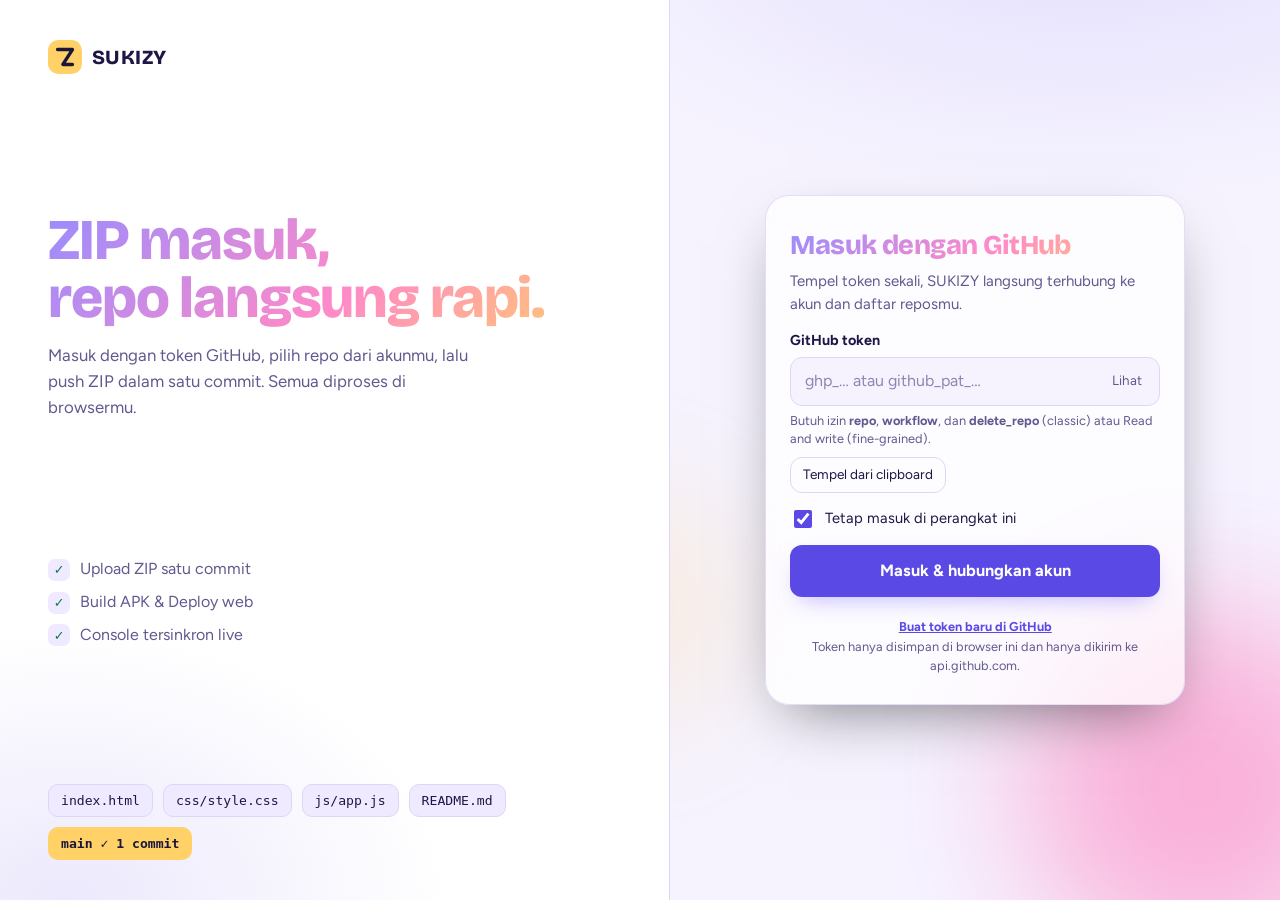
<file: login.html>
<!DOCTYPE html>
<html lang="id">
<head>
  <meta charset="UTF-8">
  <meta name="viewport" content="width=device-width, initial-scale=1, viewport-fit=cover">
  <meta name="color-scheme" content="dark light">
  <meta name="theme-color" content="#100d24">
  <title>Masuk · SUKIZY</title>
  <link rel="preconnect" href="https://fonts.googleapis.com">
  <link rel="preconnect" href="https://fonts.gstatic.com" crossorigin>
  <link href="https://fonts.googleapis.com/css2?family=Bricolage+Grotesque:wght@600;800&family=Figtree:wght@400;500;700&display=swap" rel="stylesheet">
  <link rel="stylesheet" href="css/style.css">
  <link rel="stylesheet" href="css/upgrade.css">
  <script src="js/auth.js"></script>
  <script>if (Auth.current()) location.replace('index.html');</script>
</head>
<body class="auth-page">
  <div class="orbs" aria-hidden="true"><i></i><i></i><i></i></div>
  <main class="auth">
    <section class="auth-brand" aria-label="Tentang SUKIZY">
      <a class="logo" href="login.html" aria-label="SUKIZY">
        <svg viewBox="0 0 32 32" width="34" height="34" aria-hidden="true"><rect width="32" height="32" rx="10" fill="var(--sun)"/><path d="M9 9h14l-9 14h9" fill="none" stroke="#1a1638" stroke-width="3.2" stroke-linecap="round" stroke-linejoin="round"/></svg>
        <span>SUKIZY</span>
      </a>
      <div class="brand-copy">
        <h1>ZIP masuk,<br>repo langsung rapi.</h1>
        <p>Masuk dengan token GitHub, pilih repo dari akunmu, lalu push ZIP dalam satu commit. Semua diproses di browsermu.</p>
      </div>
      <ul class="perks" aria-hidden="true"><li>Upload ZIP satu commit</li><li>Build APK &amp; Deploy web</li><li>Console tersinkron live</li></ul>
      <div class="chips" aria-hidden="true">
        <span style="--i:0">index.html</span>
        <span style="--i:1">css/style.css</span>
        <span style="--i:2">js/app.js</span>
        <span style="--i:3">README.md</span>
        <span class="repo" style="--i:4">main ✓ 1 commit</span>
      </div>
    </section>

    <section class="auth-panel">
      <div class="auth-card">
        <h2 id="title">Masuk dengan GitHub</h2>
        <p class="muted">Tempel token sekali, SUKIZY langsung terhubung ke akun dan daftar reposmu.</p>

        <form id="f" novalidate>
          <label class="field"><span>GitHub token</span>
            <div class="pw">
              <input id="pw" type="password" autocomplete="off" spellcheck="false" placeholder="ghp_… atau github_pat_…">
              <button type="button" id="eye" class="eye" aria-label="Tampilkan token">Lihat</button>
            </div>
            <small id="tokType">Butuh izin <b>repo</b>, <b>workflow</b>, dan <b>delete_repo</b> (classic) atau Read and write (fine-grained).</small>
            <button type="button" id="paste" class="ghost sm">Tempel dari clipboard</button>
          </label>
          <label class="check"><input id="remember" type="checkbox" checked> Tetap masuk di perangkat ini</label>
          <p id="err" class="form-err" role="alert" hidden></p>
          <button id="go" type="submit" class="primary">Masuk &amp; hubungkan akun</button>
        </form>
        <p class="note"><a class="link" href="https://github.com/settings/tokens/new?scopes=repo,workflow,delete_repo&amp;description=SUKIZY" target="_blank" rel="noopener">Buat token baru di GitHub</a><br>Token hanya disimpan di browser ini dan hanya dikirim ke api.github.com.</p>
      </div>
    </section>
  </main>

  <script>
    const $ = (s) => document.querySelector(s);
    const f = $('#f'), err = $('#err'), go = $('#go');
    $('#eye').onclick = (e) => {
      const show = $('#pw').type === 'password';
      $('#pw').type = show ? 'text' : 'password';
      e.target.textContent = show ? 'Sembunyi' : 'Lihat';
    };
    $('#pw').addEventListener('input', (e) => {
      const v = e.target.value.trim();
      $('#tokType').textContent = !v ? 'Butuh izin repo, workflow, dan delete_repo (classic) atau Read and write (fine-grained).'
        : /^github_pat_/.test(v) ? 'Terdeteksi: token fine-grained.' : /^gh[pousr]_/.test(v) ? 'Terdeteksi: token classic.' : 'Format token tidak dikenali.';
    });
    $('#paste').onclick = async () => {
      try { $('#pw').value = (await navigator.clipboard.readText()).trim(); $('#pw').dispatchEvent(new Event('input')); } catch (e) { showErr('Izin clipboard ditolak. Tempel manual di kolom token.'); }
    };
    function showErr(msg) {
      err.textContent = msg; err.hidden = false;
      f.classList.remove('shake'); void f.offsetWidth; f.classList.add('shake');
    }
    f.addEventListener('submit', async (e) => {
      e.preventDefault(); err.hidden = true;
      go.disabled = true; go.classList.add('loading');
      try {
        await Auth.login($('#pw').value, $('#remember').checked);
        document.body.classList.add('leaving');
        setTimeout(() => location.replace('index.html'), 220);
      } catch (ex) {
        showErr(ex.message);
        go.disabled = false; go.classList.remove('loading');
      }
    });
  </script>
</body>
</html>
</file>
<file: css/style.css>
:root {
  --bg: #100d24; --surface: #1a1638; --surface2: #241e4d; --line: #372f6b;
  --text: #eeeaff; --muted: #a8a2cc; --accent: #9a8cff; --sun: #ffd166;
  --btn: #ffd166; --btn-text: #1a1638;
  --danger: #ff8597; --ok: #5fe3b0; --warn: #ffb86b;
  --glow: rgba(154, 140, 255, .18);
  --font: "Figtree", system-ui, -apple-system, "Segoe UI", Roboto, sans-serif;
  --display: "Bricolage Grotesque", "Figtree", system-ui, sans-serif;
  --mono: ui-monospace, SFMono-Regular, Menlo, Consolas, monospace;
}
@media (prefers-color-scheme: light) {
  :root {
    --bg: #f6f3ff; --surface: #ffffff; --surface2: #efeaff; --line: #ddd6f7;
    --text: #1d1745; --muted: #62598f; --accent: #5b49e6;
    --btn: #5b49e6; --btn-text: #fff;
    --danger: #c0233f; --ok: #0a7a52; --warn: #94470b;
    --glow: rgba(91, 73, 230, .12);
  }
}
* { box-sizing: border-box; }
html { -webkit-text-size-adjust: 100%; scroll-behavior: smooth; }
html.blocked body { visibility: hidden; }
body {
  margin: 0; min-height: 100dvh; background: var(--bg); color: var(--text);
  font: 16px/1.55 var(--font); -webkit-tap-highlight-color: transparent;
  background-image: radial-gradient(60rem 30rem at 85% -10%, var(--glow), transparent 60%);
  background-repeat: no-repeat;
}
h1, h2 { font-family: var(--display); letter-spacing: -.02em; }
.muted { color: var(--muted); font-size: .94rem; margin: 0 0 12px; }
:focus-visible { outline: 3px solid var(--accent); outline-offset: 2px; }

/* ---------- logo & topbar ---------- */
.logo { display: inline-flex; align-items: center; gap: 10px; color: var(--text); text-decoration: none;
  font: 800 1.25rem var(--display); letter-spacing: .02em; }
.topbar { position: sticky; top: 0; z-index: 20; padding-top: env(safe-area-inset-top, 0px);
  background: color-mix(in srgb, var(--bg) 82%, transparent); backdrop-filter: blur(14px);
  -webkit-backdrop-filter: blur(14px); border-bottom: 1px solid var(--line); }
.topbar-in { max-width: 980px; margin: 0 auto; padding: 10px 16px; display: flex; align-items: center; justify-content: space-between; gap: 12px; }
.me { display: flex; align-items: center; gap: 10px; min-width: 0; }
.me-name { font-weight: 500; font-size: .92rem; white-space: nowrap; overflow: hidden; text-overflow: ellipsis; max-width: 160px; }
.avatar { flex: none; width: 34px; height: 34px; border-radius: 50%; display: grid; place-items: center;
  background: var(--surface2); border: 1px solid var(--line); font-weight: 700; color: var(--sun); }
@media (max-width: 480px) { .me-name { display: none; } }

/* ---------- layout app ---------- */
.wrap { max-width: 980px; margin: 0 auto; padding: 28px 16px calc(64px + env(safe-area-inset-bottom, 0px)); }
.top h1 { margin: 0 0 6px; font-size: clamp(1.8rem, 6vw, 2.5rem); font-weight: 800; line-height: 1.1; }
.top p { margin: 0 0 24px; color: var(--muted); max-width: 56ch; }

.card { background: var(--surface); border: 1px solid var(--line); border-radius: 20px; padding: 20px; margin-bottom: 16px; }
.card[hidden] { display: none; }
.card h2 { display: flex; align-items: center; gap: 12px; margin: 0 0 16px; font-size: 1.15rem; font-weight: 600; }
.step { flex: none; display: inline-grid; place-items: center; width: 28px; height: 28px; border-radius: 9px;
  background: var(--surface2); border: 1px solid var(--line); color: var(--sun); font: 700 .85rem var(--font); }
@media (prefers-color-scheme: light) { .step { color: var(--accent); } }

/* ---------- form ---------- */
.field { display: block; margin-bottom: 14px; }
.field > span { display: block; font-size: .9rem; font-weight: 700; margin-bottom: 6px; }
.field em { font-weight: 400; font-style: normal; color: var(--muted); }
.field small { display: block; color: var(--muted); margin-top: 6px; font-size: .8rem; line-height: 1.45; }
input[type="text"], input[type="password"] {
  width: 100%; min-height: 48px; padding: 11px 14px; border: 1px solid var(--line); border-radius: 12px;
  background: var(--bg); color: var(--text); font: inherit; font-size: 16px;
  transition: border-color .18s, box-shadow .18s;
}
input[type="text"]:focus, input[type="password"]:focus { outline: none; border-color: var(--accent); box-shadow: 0 0 0 4px var(--glow); }
::placeholder { color: color-mix(in srgb, var(--muted) 70%, transparent); }

.grid { display: grid; grid-template-columns: 1fr 1fr; gap: 0 14px; }
@media (max-width: 560px) { .grid { grid-template-columns: 1fr; } }

.seg { display: inline-flex; padding: 4px; gap: 4px; background: var(--bg); border: 1px solid var(--line); border-radius: 14px; margin: 0 0 16px; max-width: 100%; }
.seg label { position: relative; cursor: pointer; }
.seg input { position: absolute; opacity: 0; inset: 0; }
.seg span { display: block; padding: 9px 14px; border-radius: 10px; font-size: .9rem; font-weight: 500; color: var(--muted); transition: background .18s, color .18s; }
.seg input:checked + span { background: var(--surface2); color: var(--text); box-shadow: inset 0 0 0 1px var(--line); }
.seg input:focus-visible + span { outline: 3px solid var(--accent); }

.check { display: flex; align-items: flex-start; gap: 10px; margin-top: 12px; font-size: .92rem; cursor: pointer; }
.check[hidden] { display: none; }
.check input { margin-top: 3px; flex: none; width: 18px; height: 18px; accent-color: var(--accent); }
code { font-family: var(--mono); font-size: .86em; background: var(--bg); padding: 1px 6px; border-radius: 6px; }

/* ---------- tombol ---------- */
button { font: inherit; cursor: pointer; border-radius: 12px; min-height: 44px; padding: 10px 18px;
  border: 1px solid var(--line); background: var(--surface2); color: var(--text); transition: transform .12s, background .18s, opacity .18s; }
button:active:not(:disabled) { transform: scale(.97); }
button.ghost { min-height: 38px; padding: 6px 14px; font-size: .9rem; background: transparent; }
button.ghost:hover { background: var(--surface2); }
button.primary { width: 100%; min-height: 52px; font-weight: 700; font-size: 1.02rem; background: var(--btn); color: var(--btn-text); border-color: transparent; }
button.primary:hover:not(:disabled) { filter: brightness(1.06); }
button:disabled { opacity: .45; cursor: not-allowed; }
button.loading { position: relative; color: transparent !important; }
button.loading::after { content: ""; position: absolute; inset: 0; margin: auto; width: 20px; height: 20px; border-radius: 50%;
  border: 3px solid var(--btn-text); border-top-color: transparent; animation: spin .7s linear infinite; }
@keyframes spin { to { transform: rotate(360deg); } }
.row { display: flex; flex-wrap: wrap; gap: 8px; margin-bottom: 12px; }

/* ---------- dropzone ---------- */
.drop { display: grid; gap: 4px; justify-items: center; text-align: center; padding: 34px 16px; cursor: pointer;
  border: 2px dashed var(--line); border-radius: 18px; background: var(--bg); transition: border-color .2s, background .2s, transform .2s; }
.drop strong { font-family: var(--display); font-size: 1.1rem; overflow-wrap: anywhere; }
.drop span { color: var(--muted); font-size: .9rem; }
.drop::before { content: "↑"; display: grid; place-items: center; width: 46px; height: 46px; margin-bottom: 6px; border-radius: 14px;
  background: var(--surface2); color: var(--sun); font-size: 1.4rem; font-weight: 700; }
.drop:hover, .drop.over { border-color: var(--accent); background: var(--surface2); }
.drop.over { transform: scale(1.015); }
.drop.over::before { animation: bounce .6s ease infinite alternate; }
.drop.has-file { border-style: solid; border-color: var(--ok); }
.drop.has-file::before { content: "✓"; color: var(--ok); }
@keyframes bounce { to { transform: translateY(-6px); } }

/* ---------- tree ---------- */
.tree { max-height: 340px; overflow: auto; border: 1px solid var(--line); border-radius: 14px; padding: 10px 12px; background: var(--bg); font-size: .92rem; -webkit-overflow-scrolling: touch; }
.tree details { margin-left: 14px; }
.tree > details { margin-left: 0; }
.tree summary { cursor: pointer; padding: 5px 0; }
.tree label { display: inline-flex; align-items: center; gap: 8px; }
.tree input { accent-color: var(--accent); width: 16px; height: 16px; }
.tree ul { list-style: none; margin: 0 0 0 14px; padding: 0; }
.tree li { padding: 4px 0; }
.tree .dir { font-weight: 700; }
.tree .n, .tree .sz { color: var(--muted); font-size: .8rem; margin-left: 4px; }
.tree .fname { overflow-wrap: anywhere; }

/* ---------- progres & hasil ---------- */
.bar { height: 10px; border-radius: 99px; background: var(--bg); border: 1px solid var(--line); overflow: hidden; margin: 16px 0 8px; }
.bar[hidden] { display: none; }
.bar > div { height: 100%; width: 0; border-radius: 99px; transition: width .3s ease;
  background: linear-gradient(90deg, var(--accent), var(--sun), var(--accent)); background-size: 200% 100%; animation: slide 1.6s linear infinite; }
@keyframes slide { to { background-position: -200% 0; } }
.result { margin: 14px 0; padding: 14px 16px; border-radius: 14px; border: 1px solid var(--ok); color: var(--ok); font-weight: 600;
  background: color-mix(in srgb, var(--ok) 10%, transparent); animation: pop .35s ease; }
.result[hidden] { display: none; }
.result a { color: inherit; overflow-wrap: anywhere; }
.result.error { border-color: var(--danger); color: var(--danger); background: color-mix(in srgb, var(--danger) 10%, transparent); }
@keyframes pop { from { opacity: 0; transform: translateY(8px) scale(.98); } }
.log { margin-top: 10px; max-height: 220px; overflow: auto; font: .8rem/1.7 var(--mono); color: var(--muted); }
.log div.err { color: var(--danger); } .log div.ok { color: var(--ok); } .log div.warn { color: var(--warn); }

/* ---------- halaman login ---------- */
.auth { min-height: 100dvh; display: grid; grid-template-columns: 1.1fr 1fr; }
.auth-brand { position: relative; overflow: hidden; padding: 40px 48px; display: flex; flex-direction: column; justify-content: space-between; gap: 32px;
  background: var(--surface); border-right: 1px solid var(--line);
  background-image: radial-gradient(34rem 24rem at 10% 100%, var(--glow), transparent 70%); }
.brand-copy h1 { margin: 0 0 14px; font-size: clamp(2.2rem, 4.6vw, 3.6rem); font-weight: 800; line-height: 1.02; }
.brand-copy p { margin: 0; color: var(--muted); max-width: 40ch; font-size: 1.05rem; }
.chips { display: flex; flex-wrap: wrap; gap: 10px; max-width: 460px; }
.chips span { font: .82rem var(--mono); padding: 8px 12px; border-radius: 10px; background: var(--surface2); border: 1px solid var(--line);
  animation: drop .6s cubic-bezier(.2, .9, .3, 1.2) both, bob 5s ease-in-out infinite; animation-delay: calc(var(--i) * .12s + .2s), calc(var(--i) * .12s + 1s); }
.chips .repo { background: var(--sun); color: #1a1638; border-color: transparent; font-weight: 700; }
@keyframes drop { from { opacity: 0; transform: translateY(-28px) rotate(-4deg); } }
@keyframes bob { 50% { transform: translateY(-5px); } }

.auth-panel { display: grid; place-items: center; padding: 32px 20px; padding-bottom: calc(32px + env(safe-area-inset-bottom, 0px)); }
.auth-card { width: min(420px, 100%); animation: pop .5s .1s ease both; }
.auth-card h2 { margin: 22px 0 4px; font-size: 1.7rem; font-weight: 800; }
.note { margin: 20px 0 0; color: var(--muted); font-size: .8rem; text-align: center; }

.tabs { position: relative; display: grid; grid-template-columns: 1fr 1fr; padding: 4px; background: var(--surface); border: 1px solid var(--line); border-radius: 14px; }
.tabs::before { content: ""; position: absolute; top: 4px; bottom: 4px; left: 4px; width: calc(50% - 4px); border-radius: 10px; background: var(--surface2);
  box-shadow: inset 0 0 0 1px var(--line); transition: transform .28s cubic-bezier(.3, .8, .3, 1); }
.tabs[data-tab="register"]::before { transform: translateX(100%); }
.tabs button { position: relative; background: none; border: 0; font-weight: 700; color: var(--muted); }
.tabs button[aria-selected="true"] { color: var(--text); }

.pw { position: relative; }
.pw input { padding-right: 84px; }
.eye { position: absolute; right: 6px; top: 6px; min-height: 36px; padding: 4px 12px; font-size: .84rem; background: transparent; border: 0; color: var(--muted); }
.form-err { margin: 0 0 12px; padding: 10px 14px; border-radius: 12px; font-size: .9rem; color: var(--danger); border: 1px solid var(--danger);
  background: color-mix(in srgb, var(--danger) 10%, transparent); }
.form-err[hidden] { display: none; }
#f[data-mode="login"] .only-reg, #f[data-mode="register"] .only-login { display: none; }
#f .primary { margin-top: 14px; }
.shake { animation: shake .4s; }
@keyframes shake { 20%, 60% { transform: translateX(-7px); } 40%, 80% { transform: translateX(7px); } }
.auth-page.leaving .auth-card { opacity: 0; transform: translateY(-10px); transition: .2s; }

@media (max-width: 860px) {
  .auth { grid-template-columns: 1fr; grid-template-rows: auto 1fr; }
  .auth-brand { padding: calc(22px + env(safe-area-inset-top, 0px)) 20px 24px; border-right: 0; border-bottom: 1px solid var(--line); gap: 18px; }
  .brand-copy h1 { font-size: 1.9rem; margin-bottom: 8px; }
  .brand-copy p { font-size: .95rem; }
  .chips { display: none; }
  .auth-panel { align-items: start; padding-top: 24px; }
  .auth-card h2 { margin-top: 18px; }
}

@media (prefers-reduced-motion: reduce) {
  *, *::before, *::after { animation: none !important; transition: none !important; scroll-behavior: auto !important; }
}
.wrap .top, .wrap .card { animation: pop .5s ease both; }
.wrap .card:nth-of-type(1) { animation-delay: .08s; } .wrap .card:nth-of-type(2) { animation-delay: .16s; }

/* ---------- sinkron repo & riwayat ---------- */
.pick { display: flex; gap: 8px; }
.pick input { flex: 1; min-width: 0; }
.link { color: var(--accent); font-weight: 700; }
.hist { display: grid; gap: 8px; margin-bottom: 12px; }
.hist-row { display: grid; gap: 2px; padding: 10px 14px; border: 1px solid var(--line); border-radius: 12px; background: var(--bg); }
.hist-row a { color: var(--text); font-weight: 700; overflow-wrap: anywhere; }
.hist-row span { color: var(--muted); font-size: .82rem; }
.avatar img { width: 100%; height: 100%; border-radius: 50%; object-fit: cover; }
.avatar { overflow: hidden; }

/* ---------- navigasi & dashboard ---------- */
.nav { display: grid; grid-template-columns: repeat(5, 1fr); gap: 4px; padding: 4px; margin-bottom: 20px; background: var(--surface); border: 1px solid var(--line); border-radius: 16px; }
.nav button { border: 0; background: none; color: var(--muted); font-weight: 700; border-radius: 12px; }
.nav button[aria-selected="true"] { background: var(--surface2); color: var(--text); box-shadow: inset 0 0 0 1px var(--line); }
.view[hidden] { display: none; }
.view:not([hidden]) { animation: pop .3s ease; }
#view-upload, #view-hist { max-width: 780px; }
.stats { display: grid; grid-template-columns: repeat(4, 1fr); gap: 12px; margin-bottom: 16px; }
.stat { padding: 14px 16px; border-radius: 16px; background: var(--surface); border: 1px solid var(--line); display: grid; }
.stat strong { font: 800 1.7rem var(--display); }
.stat span { color: var(--muted); font-size: .85rem; }
.tools { display: flex; flex-wrap: wrap; gap: 8px; margin-bottom: 16px; }
.tools input { flex: 1 1 200px; width: auto; }
select { min-height: 48px; padding: 0 12px; border-radius: 12px; border: 1px solid var(--line); background: var(--bg); color: var(--text); font: inherit; font-size: 16px; }
.tools .ghost { min-height: 48px; }
.rgrid { display: grid; grid-template-columns: repeat(auto-fill, minmax(min(100%, 300px), 1fr)); gap: 14px; }
.repo { display: flex; flex-direction: column; gap: 10px; padding: 16px; border-radius: 16px; background: var(--surface); border: 1px solid var(--line); transition: border-color .2s, transform .2s; }
.repo:hover { border-color: var(--accent); transform: translateY(-2px); }
.repo-head { display: flex; flex-wrap: wrap; align-items: center; gap: 8px; justify-content: space-between; }
.repo-name { font: 700 1.05rem var(--display); color: var(--text); text-decoration: none; overflow-wrap: anywhere; }
.repo-name:hover { color: var(--accent); }
.badges { display: flex; gap: 6px; }
.badge { padding: 2px 9px; border-radius: 99px; font-size: .74rem; font-weight: 700; border: 1px solid var(--line); color: var(--muted); }
.badge.priv { color: var(--warn); border-color: var(--warn); } .badge.pub { color: var(--ok); border-color: var(--ok); }
.repo-desc { margin: 0; color: var(--muted); font-size: .92rem; flex: 1; overflow-wrap: anywhere; }
.repo-meta { display: flex; flex-wrap: wrap; gap: 4px 12px; font-size: .8rem; color: var(--muted); }
.repo-act { display: flex; flex-wrap: wrap; gap: 6px; }
button.sm { min-height: 36px; padding: 5px 12px; font-size: .85rem; }
button.sun { background: var(--btn); color: var(--btn-text); border-color: transparent; font-weight: 700; }
button.dng { color: var(--danger); } button.dng:hover { background: color-mix(in srgb, var(--danger) 14%, transparent); }
button.danger { background: var(--danger); color: #1a0509; font-weight: 700; border-color: transparent; }
.sk { min-height: 150px; background: linear-gradient(100deg, var(--surface) 30%, var(--surface2) 50%, var(--surface) 70%); background-size: 200% 100%; animation: slide 1.4s linear infinite; }
.empty { grid-column: 1 / -1; text-align: center; color: var(--muted); padding: 40px 16px; border: 2px dashed var(--line); border-radius: 16px; margin: 0; }
@media (max-width: 640px) { .stats { grid-template-columns: repeat(2, 1fr); } .tools select { flex: 1; } }

/* ---------- toast ---------- */
.toasts { position: fixed; z-index: 100; left: 50%; transform: translateX(-50%); bottom: calc(16px + env(safe-area-inset-bottom, 0px)); width: min(420px, calc(100% - 24px)); display: grid; gap: 8px; pointer-events: none; }
@media (min-width: 700px) { .toasts { left: auto; right: 20px; transform: none; top: 76px; bottom: auto; } }
.toast { --c: var(--accent); position: relative; overflow: hidden; display: flex; align-items: center; gap: 12px; padding: 12px 14px; border-radius: 14px; pointer-events: auto; cursor: pointer;
  background: var(--surface2); border: 1px solid var(--line); border-left: 4px solid var(--c); box-shadow: 0 10px 30px rgba(0, 0, 0, .35); animation: tin .35s cubic-bezier(.2, .9, .3, 1.15); }
.toast.success { --c: var(--ok); } .toast.error { --c: var(--danger); } .toast.warn { --c: var(--warn); }
.toast.out { opacity: 0; transform: translateX(20px); transition: .25s; }
.ti { flex: none; display: grid; place-items: center; width: 24px; height: 24px; border-radius: 50%; background: var(--c); color: #12102a; font: 800 .8rem var(--font); }
.tm { font-size: .92rem; overflow-wrap: anywhere; }
.tb { position: absolute; left: 0; bottom: 0; height: 3px; width: 100%; background: var(--c); opacity: .6; transform-origin: left; animation: shrink linear forwards; }
@keyframes tin { from { opacity: 0; transform: translateY(16px) scale(.96); } }
@keyframes shrink { to { transform: scaleX(0); } }

/* ---------- dialog ---------- */
dialog.modal { padding: 0; border: 1px solid var(--line); border-radius: 22px; background: var(--surface); color: var(--text); width: min(480px, calc(100% - 28px)); max-height: 82dvh; overflow: hidden; animation: pop .25s ease; }
dialog.modal::backdrop { background: rgba(8, 6, 20, .65); backdrop-filter: blur(5px); animation: fade .25s; }
@keyframes fade { from { opacity: 0; } }
.minner { padding: 22px; display: flex; flex-direction: column; gap: 14px; max-height: 82dvh; }
.minner h3 { margin: 0; font: 800 1.25rem var(--display); overflow-wrap: anywhere; }
.mbody { overflow: auto; font-size: .95rem; }
.mbody p { margin: 0 0 10px; } .mbody input { margin-top: 4px; }
.mact { display: flex; justify-content: flex-end; gap: 8px; }
.mact button { min-width: 96px; }
.flist { display: grid; gap: 2px; font: .82rem/1.5 var(--mono); }
.frow { display: flex; justify-content: space-between; gap: 12px; padding: 5px 0; border-bottom: 1px solid var(--line); }
.frow span { overflow-wrap: anywhere; } .frow small { flex: none; color: var(--muted); }
@media (max-width: 560px) { dialog.modal { margin: auto 0 0; width: 100%; max-width: 100%; border-radius: 22px 22px 0 0; } .mact button { flex: 1; } }

/* ---------- build APK & menu ---------- */
@media (max-width: 480px) { .nav button { padding: 10px 4px; font-size: .8rem; } }
#view-apk { max-width: 780px; }
.run { margin-top: 16px; padding: 16px; border-radius: 16px; border: 1px solid var(--line); background: var(--bg); animation: pop .3s ease; }
.run[hidden] { display: none; }
.run-head { display: flex; justify-content: space-between; align-items: center; gap: 12px; }
.run-head .bad { color: var(--danger); }
.steps { list-style: none; margin: 8px 0 12px; padding: 0; display: grid; gap: 4px; font-size: .86rem; color: var(--muted); }
.steps .s-success { color: var(--ok); } .steps .s-failure { color: var(--danger); }
.steps .s-in_progress { color: var(--sun); font-weight: 700; }
a.dl { display: inline-flex; align-items: center; justify-content: center; min-height: 48px; padding: 0 22px; border-radius: 12px; background: var(--btn); color: var(--btn-text); font-weight: 700; text-decoration: none; }
a.dl.sm { min-height: 36px; padding: 0 14px; font-size: .85rem; }
.menu { display: grid; gap: 6px; } .menu button { text-align: left; }
.dl-grid { display: grid; grid-template-columns: auto 1fr; gap: 8px 16px; font-size: .92rem; }
.dl-grid .k { color: var(--muted); } .dl-grid span { overflow-wrap: anywhere; }
button.sun.sm, #newRepo { background: var(--btn); color: var(--btn-text); border-color: transparent; font-weight: 700; }
#newRepo { min-height: 48px; }

/* ---------- log build ---------- */
.log-head { display: flex; align-items: center; justify-content: space-between; margin: 14px 0 6px; }
.log-head .badge { color: var(--ok); border-color: var(--ok); }
.logview { margin: 0; max-height: 320px; overflow: auto; padding: 12px; border-radius: 12px; background: #0a0818; color: #cfc9f0;
  font: .76rem/1.55 var(--mono); white-space: pre-wrap; overflow-wrap: anywhere; border: 1px solid var(--line); -webkit-overflow-scrolling: touch; }
.logview .le { color: #ff8597; font-weight: 700; } .logview .lw { color: #ffb86b; }
.errbox { margin-top: 12px; padding: 12px 14px; border-radius: 12px; border: 1px solid var(--danger); background: color-mix(in srgb, var(--danger) 10%, transparent); font-size: .86rem; display: grid; gap: 4px; }
.errbox strong { color: var(--danger); } .errbox div { font-family: var(--mono); font-size: .78rem; overflow-wrap: anywhere; }
.run-act { display: grid; gap: 8px; margin-top: 12px; } .run-act:empty { display: none; }
.run-act p { margin: 0; }

/* Deploy Website & template APK */
#view-deploy { max-width: 780px; }
.field select { width: 100%; }
.dep-status { margin: 0 0 16px; padding: 14px 16px; border-radius: 16px; border: 1px solid var(--line); background: var(--bg); }
.dep-status .muted { margin: 6px 0 0; }
.dep-top { display: flex; align-items: center; justify-content: space-between; gap: 10px; flex-wrap: wrap; }
.dep-url { color: var(--sun); font-weight: 700; overflow-wrap: anywhere; }
.dep-act { display: flex; gap: 8px; flex-wrap: wrap; margin-top: 10px; }
.badge.ok { color: #4ade80; border-color: #4ade80; }
.badge.err { color: var(--danger); border-color: var(--danger); }
@media (max-width: 560px) {
  .nav { grid-auto-flow: column; grid-template-columns: none; grid-auto-columns: max-content; overflow-x: auto; scrollbar-width: none; }
  .nav button { padding: 10px 14px; white-space: nowrap; }
}
</file>
<file: css/upgrade.css>
/* SUKIZY upgrade: login, dashboard, sinkron, izin. */
:root { --grad: linear-gradient(135deg, #9a8cff, #ff8ac8 55%, #ffd166); --radius: 20px; }
body { background-image: radial-gradient(60rem 30rem at 85% -10%, var(--glow), transparent 60%), radial-gradient(40rem 24rem at -10% 40%, rgba(255,138,200,.08), transparent 60%); }

/* login */
.orbs { position: fixed; inset: 0; overflow: hidden; pointer-events: none; z-index: 0; }
.orbs i { position: absolute; border-radius: 50%; filter: blur(70px); opacity: .5; animation: drift 14s ease-in-out infinite alternate; }
.orbs i:nth-child(1) { width: 26rem; height: 26rem; left: -8rem; top: -6rem; background: #6f5cff; }
.orbs i:nth-child(2) { width: 22rem; height: 22rem; right: -6rem; bottom: -4rem; background: #ff6fb5; animation-delay: -5s; }
.orbs i:nth-child(3) { width: 14rem; height: 14rem; left: 40%; top: 55%; background: #ffd166; opacity: .22; animation-delay: -9s; }
@keyframes drift { to { transform: translate(40px, 30px) scale(1.12); } }
.auth { position: relative; z-index: 1; }
.auth-card { padding: 28px 24px; border-radius: 24px; background: color-mix(in srgb, var(--surface) 72%, transparent);
  border: 1px solid color-mix(in srgb, var(--line) 80%, #fff 8%); backdrop-filter: blur(18px); -webkit-backdrop-filter: blur(18px);
  box-shadow: 0 24px 60px -24px rgba(0,0,0,.55), inset 0 1px 0 rgba(255,255,255,.06); }
.auth-card h2 { margin-top: 0; background: var(--grad); -webkit-background-clip: text; background-clip: text; color: transparent; }
.brand-copy h1 { background: var(--grad); -webkit-background-clip: text; background-clip: text; color: transparent; }
.perks { list-style: none; margin: 0; padding: 0; display: grid; gap: 8px; color: var(--muted); }
.perks li::before { content: "✓"; display: inline-grid; place-items: center; width: 22px; height: 22px; margin-right: 10px; border-radius: 7px; background: var(--surface2); color: var(--ok); font-weight: 800; font-size: .8rem; }
#paste { margin: 8px 0 0; }
.primary { background: var(--grad); color: #1a1638; border: 0; font-weight: 800; box-shadow: 0 10px 24px -10px rgba(154,140,255,.7); transition: transform .15s, filter .15s; }
.primary:not(:disabled):hover { transform: translateY(-1px); filter: brightness(1.06); }
.primary:disabled { filter: grayscale(.5) opacity(.6); }
@media (max-width: 820px) { .auth-brand { display: none; } .auth { grid-template-columns: 1fr; } }

/* topbar & sync */
.sync-pill { min-height: 30px; padding: 3px 12px; border-radius: 99px; font-size: .76rem; font-weight: 700; white-space: nowrap; background: var(--surface2); border: 1px solid var(--line); color: var(--muted); }
.sync-pill::before { content: ""; display: inline-block; width: 8px; height: 8px; margin-right: 7px; border-radius: 50%; background: var(--muted); }
.sync-pill.ok { color: var(--ok); } .sync-pill.ok::before { background: var(--ok); box-shadow: 0 0 0 0 var(--ok); animation: ping 2.4s infinite; }
.sync-pill.bad { color: var(--danger); } .sync-pill.bad::before { background: var(--danger); }
@keyframes ping { 70%, 100% { box-shadow: 0 0 0 7px transparent; } }
@media (max-width: 480px) { .sync-pill { font-size: .7rem; padding: 3px 9px; } }

/* nav (6 tab, bisa geser di layar kecil) */
.nav { grid-template-columns: repeat(6, minmax(max-content, 1fr)); overflow-x: auto; scrollbar-width: none; position: sticky; top: 58px; z-index: 15; backdrop-filter: blur(14px); -webkit-backdrop-filter: blur(14px); }
.nav::-webkit-scrollbar { display: none; }
.nav button { padding: 10px 14px; white-space: nowrap; transition: background .18s, color .18s; }
.nav button[aria-selected="true"] { background: var(--grad); color: #1a1638; box-shadow: none; }

/* dashboard */
.card, .stat, .repo { border-radius: var(--radius); }
.stats { grid-template-columns: repeat(4, 1fr); }
.stat { position: relative; overflow: hidden; padding: 16px 18px; }
.stat::after { content: ""; position: absolute; right: -18px; top: -18px; width: 64px; height: 64px; border-radius: 50%; background: var(--grad); opacity: .22; }
.stat:nth-child(2)::after { background: var(--warn); } .stat:nth-child(3)::after { background: var(--ok); }
.stat strong { font-size: 1.9rem; }
@media (max-width: 560px) { .stats { grid-template-columns: repeat(2, 1fr); } }
.repo { box-shadow: 0 1px 0 rgba(255,255,255,.04) inset; }
.repo:hover { box-shadow: 0 16px 34px -18px var(--accent); }
.repo.sk { min-height: 150px; background: linear-gradient(100deg, var(--surface) 30%, var(--surface2) 50%, var(--surface) 70%) 0 0 / 200% 100%; animation: shimmer 1.4s infinite; }
@keyframes shimmer { to { background-position: -200% 0; } }

/* aktivitas live */
.feed-card h2 { justify-content: flex-start; }
.live { margin-left: auto; padding: 2px 10px; border-radius: 99px; font: 700 .72rem var(--font); color: var(--ok); border: 1px solid currentColor; }
.live.on { color: var(--warn); animation: blink 1.2s infinite; } @keyframes blink { 50% { opacity: .45; } }
.feed { display: grid; gap: 8px; }
.frun { display: flex; align-items: center; gap: 12px; padding: 10px 12px; border-radius: 14px; background: var(--bg); border: 1px solid var(--line); color: var(--text); text-decoration: none; transition: border-color .18s, transform .18s; }
.frun:hover { border-color: var(--accent); transform: translateX(2px); }
.frun .dot { flex: none; width: 10px; height: 10px; border-radius: 50%; background: var(--muted); }
.frun.ok .dot { background: var(--ok); } .frun.bad .dot { background: var(--danger); } .frun.run .dot { background: var(--warn); animation: blink 1s infinite; }
.frun .ft { display: grid; min-width: 0; flex: 1; } .frun strong { overflow: hidden; text-overflow: ellipsis; white-space: nowrap; }
.frun small, .frun .fs { color: var(--muted); font-size: .78rem; } .frun .fs { white-space: nowrap; text-align: right; }
@media (max-width: 480px) { .frun .fs { display: none; } }

/* izin */
.plist { display: grid; grid-template-columns: repeat(auto-fill, minmax(min(100%, 230px), 1fr)); gap: 8px; margin-bottom: 14px; }
.prow { display: flex; align-items: center; gap: 12px; padding: 12px 14px; border-radius: 14px; background: var(--bg); border: 1px solid var(--line); cursor: pointer; transition: border-color .18s; }
.prow:has(input:checked) { border-color: var(--accent); background: var(--glow); }
.prow.lock { opacity: .75; cursor: default; }
.prow input { width: 20px; height: 20px; accent-color: var(--accent); flex: none; }
.prow .ptxt { display: grid; min-width: 0; } .prow small { color: var(--muted); font-size: .78rem; }
.pdot { flex: none; display: grid; place-items: center; width: 26px; height: 26px; border-radius: 8px; font-weight: 800; background: var(--surface2); }
.prow.ok .pdot { color: var(--ok); } .prow.no .pdot { color: var(--danger); } .prow.no { border-color: var(--danger); }
.perm-info b { color: var(--text); } .perm-info .link { background: none; border: 0; padding: 0 4px; cursor: pointer; font: inherit; }
@media (prefers-reduced-motion: reduce) { *, *::before, *::after { animation-duration: .01ms !important; animation-iteration-count: 1 !important; transition-duration: .01ms !important; } }
</file>
